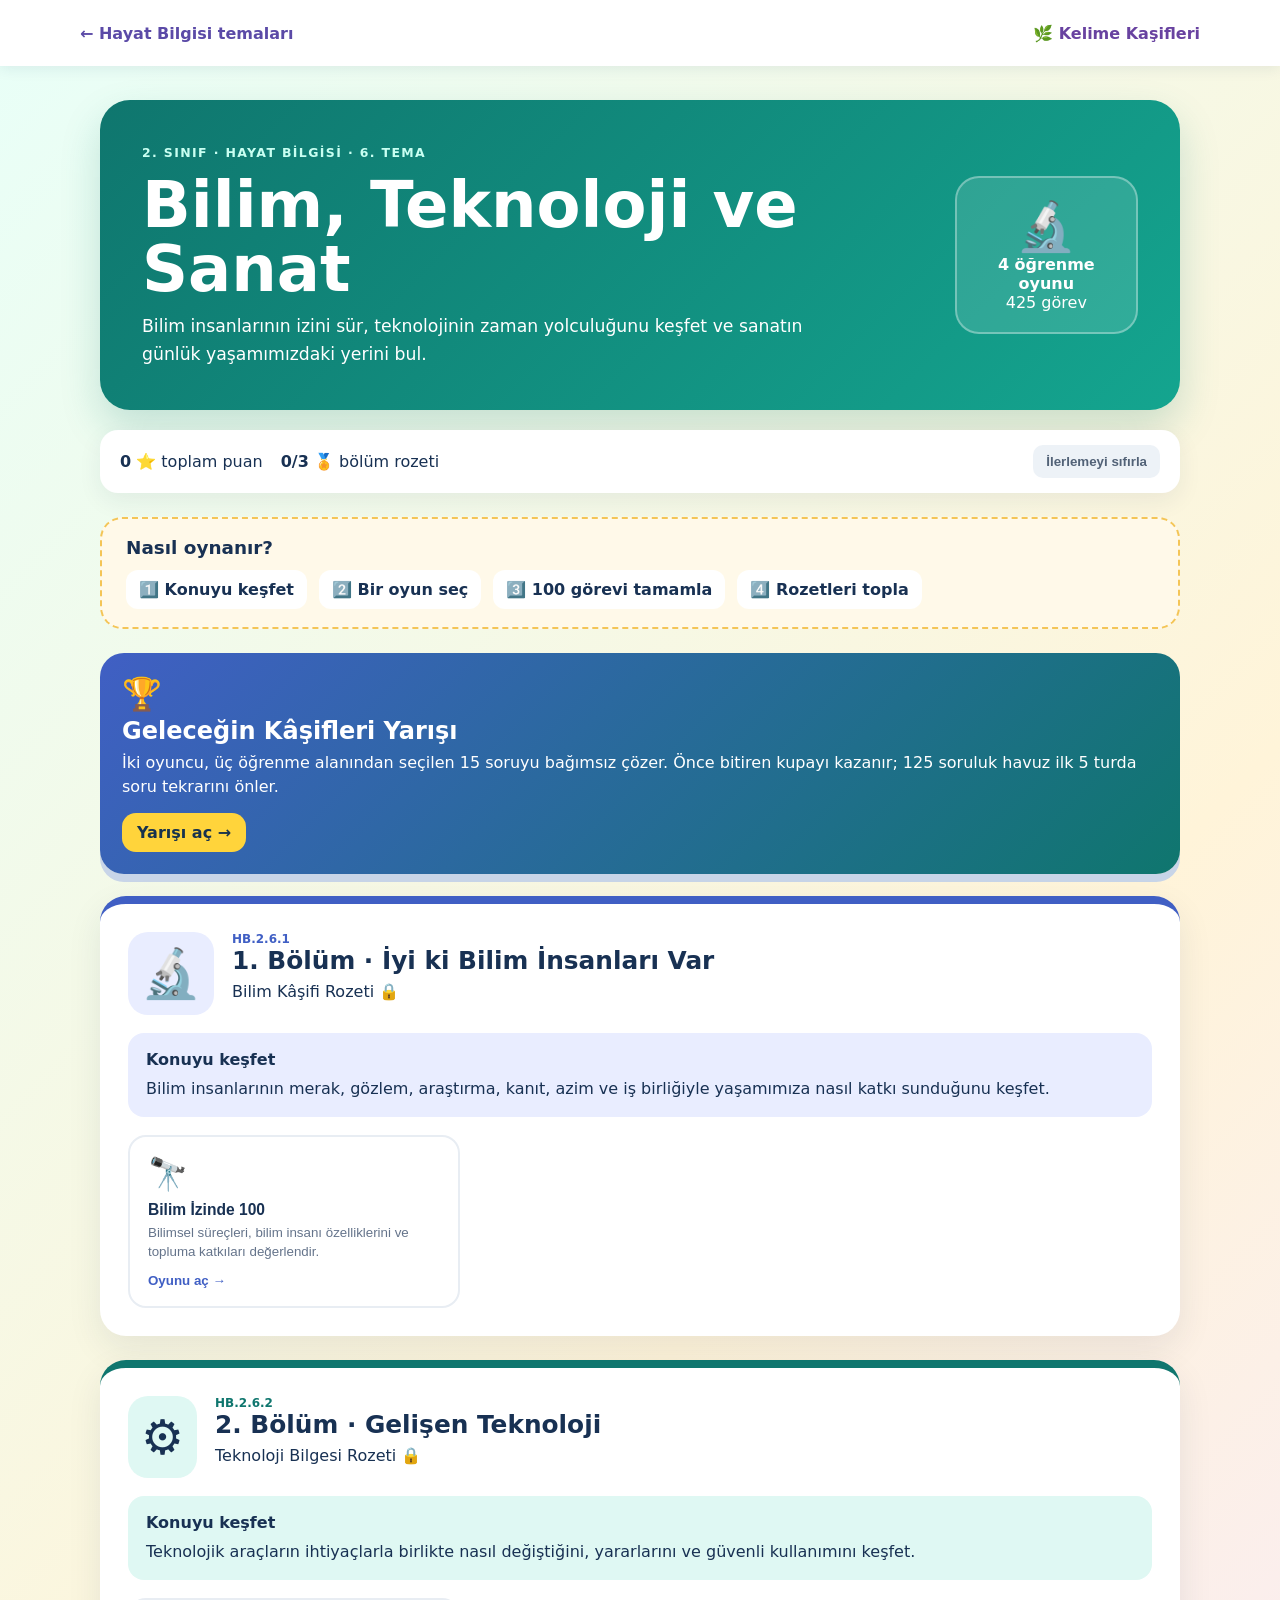
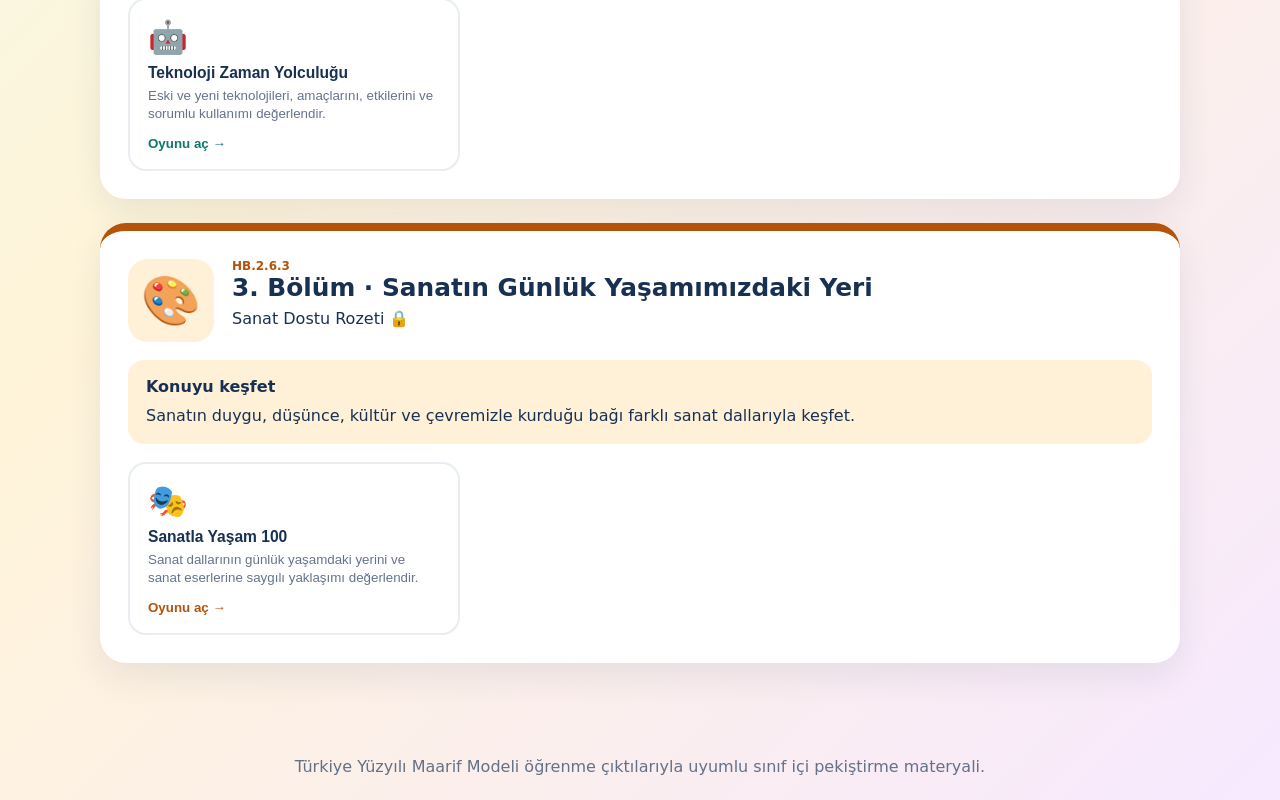
<file: index.html>
<!doctype html>
<html lang="tr">
<head>
<meta charset="utf-8"><meta name="viewport" content="width=device-width,initial-scale=1">
<meta name="theme-color" content="#0f766e"><meta http-equiv="Cache-Control" content="no-cache, no-store, must-revalidate">
<title>Bilim, Teknoloji ve Sanat | Kelime Kaşifleri</title>
<link rel="stylesheet" href="styles.css?v=1">
</head>
<body>
<header class="top"><a class="home" href="https://dilaleylak-svg.github.io/hayat-bilgisi/">← Hayat Bilgisi temaları</a><div class="brand">🌿 Kelime Kaşifleri</div></header>
<main>
<section class="hero">
<div><span class="eyebrow">2. SINIF · HAYAT BİLGİSİ · 6. TEMA</span><h1>Bilim, Teknoloji ve Sanat</h1><p>Bilim insanlarının izini sür, teknolojinin zaman yolculuğunu keşfet ve sanatın günlük yaşamımızdaki yerini bul.</p></div>
<div class="hero-badge">🔬<b>4 öğrenme oyunu</b><span>425 görev</span></div>
</section>
<section class="progress"><div><b id="stars">0</b> ⭐ toplam puan</div><div><b id="badges">0/3</b> 🏅 bölüm rozeti</div><button id="reset" type="button">İlerlemeyi sıfırla</button></section>
<section class="how"><h2>Nasıl oynanır?</h2><div class="steps"><span>1️⃣ Konuyu keşfet</span><span>2️⃣ Bir oyun seç</span><span>3️⃣ 100 görevi tamamla</span><span>4️⃣ Rozetleri topla</span></div></section>
<section style="margin:22px 0;background:linear-gradient(135deg,#405fc4,#0f766e);border-radius:24px;padding:22px;color:#fff;box-shadow:0 8px 0 #c8d5e8">
<a href="bilim-teknoloji-sanat-yarisi.html?v=1" style="display:block;color:#fff;text-decoration:none">
<div style="font-size:2rem">🏆</div><h2 style="margin:4px 0">Geleceğin Kâşifleri Yarışı</h2>
<p style="margin:6px 0 14px;line-height:1.5">İki oyuncu, üç öğrenme alanından seçilen 15 soruyu bağımsız çözer. Önce bitiren kupayı kazanır; 125 soruluk havuz ilk 5 turda soru tekrarını önler.</p>
<strong style="display:inline-block;background:#ffd43b;color:#17324d;padding:10px 15px;border-radius:14px">Yarışı aç →</strong>
</a></section>
<section id="worlds" class="worlds"></section>
</main>
<div id="modal" class="modal" hidden><div class="gamebox">
<button id="close" class="close" aria-label="Oyunu kapat">✕</button>
<div id="gameHead"></div><div class="meter"><i id="bar"></i></div>
<div id="question"></div><div id="answers" class="answers"></div><div id="feedback" class="feedback" aria-live="polite"></div>
<button id="next" class="next" hidden>Sonraki görev →</button>
</div></div>
<footer>Türkiye Yüzyılı Maarif Modeli öğrenme çıktılarıyla uyumlu sınıf içi pekiştirme materyali.</footer>
<script src="app.js?v=101"></script>
</body></html>
</file>
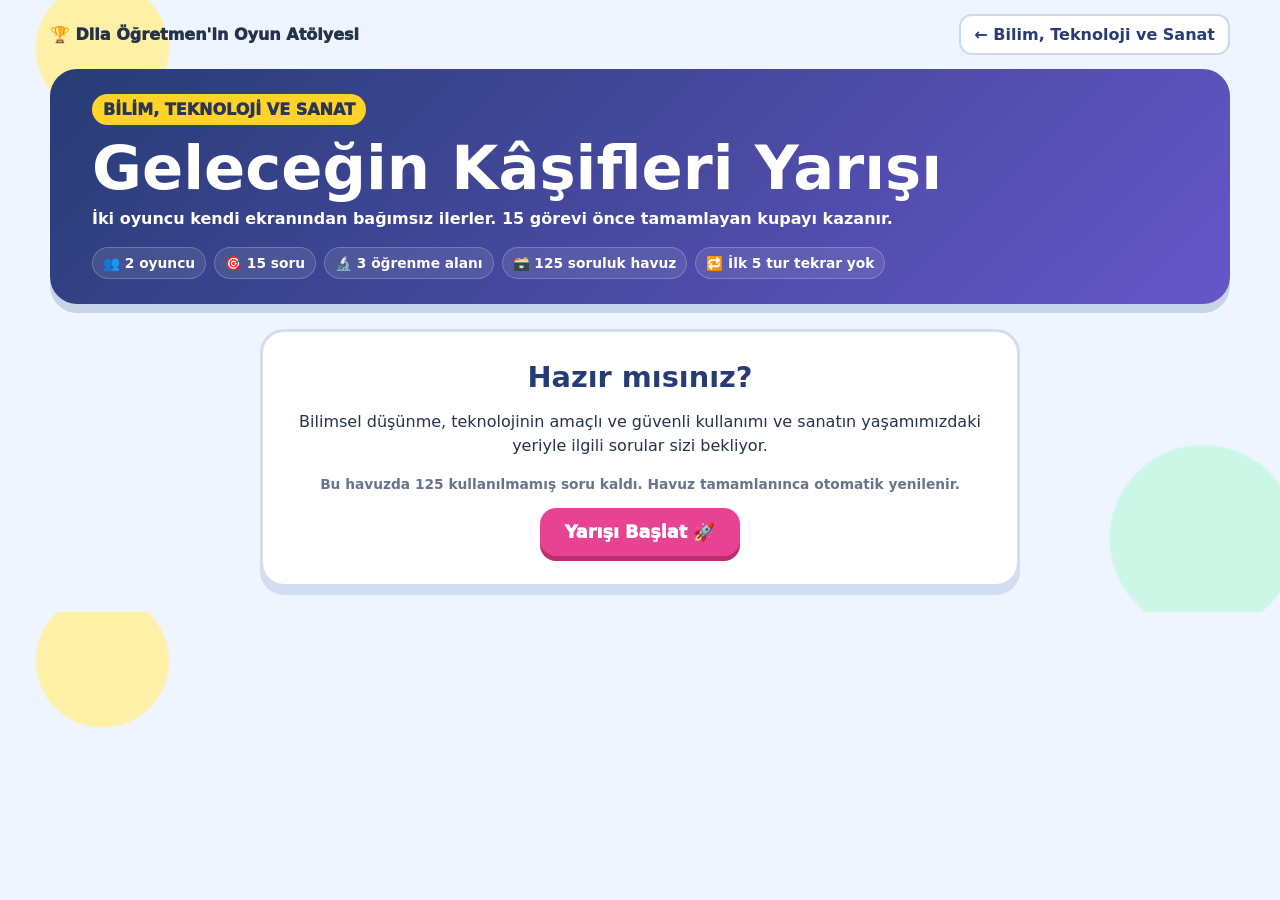
<file: bilim-teknoloji-sanat-yarisi.html>
<!doctype html>
<html lang="tr">
<head>
<meta charset="utf-8"><meta name="viewport" content="width=device-width,initial-scale=1">
<meta name="theme-color" content="#273c75"><meta http-equiv="Cache-Control" content="no-cache, no-store, must-revalidate">
<title>Bilim, Teknoloji ve Sanat · İki Kişilik Yarışma</title>
<style>
:root{--navy:#273c75;--pink:#e84393;--yellow:#ffd32a;--green:#16a085;--red:#e74c3c;--ink:#24324a;--bg:#eef5ff}
*{box-sizing:border-box}body{margin:0;font-family:ui-rounded,"Arial Rounded MT Bold",system-ui,sans-serif;color:var(--ink);background:radial-gradient(circle at 8% 8%,#fff0a8 0 5%,transparent 5.2%),radial-gradient(circle at 94% 88%,#ccf7e7 0 7%,transparent 7.2%),var(--bg)}
button,a{font:inherit}.wrap{width:min(1180px,calc(100% - 22px));margin:auto}.top{display:flex;justify-content:space-between;align-items:center;padding:14px 0}.back{color:var(--navy);background:#fff;border:2px solid #cbd9ec;border-radius:13px;padding:9px 13px;text-decoration:none;font-weight:900}.brand{font-weight:950}
.hero{background:linear-gradient(135deg,#273c75,#6656c9);color:#fff;border-radius:27px;padding:25px clamp(20px,4vw,42px);box-shadow:0 9px 0 #c6d4e9}.tag{display:inline-block;background:var(--yellow);color:#2b3554;border-radius:99px;padding:6px 11px;font-weight:950}.hero h1{font-size:clamp(2rem,5vw,3.8rem);line-height:1;margin:13px 0 8px}.hero p{margin:0;line-height:1.5;font-weight:700}.rules{display:flex;flex-wrap:wrap;gap:8px;margin-top:16px}.rules span{background:#ffffff18;border:1px solid #ffffff35;border-radius:99px;padding:7px 10px;font-size:.86rem;font-weight:850}
.startbox{text-align:center;background:#fff;border:3px solid #d2def0;border-radius:24px;margin:25px auto;padding:28px;max-width:760px;box-shadow:0 8px 0 #d2def0}.startbox h2{color:var(--navy);font-size:1.8rem;margin:0 0 8px}.startbox p{line-height:1.5}.start{border:0;border-radius:16px;background:var(--pink);color:#fff;padding:14px 25px;font-weight:950;font-size:1.1rem;cursor:pointer;box-shadow:0 5px 0 #b92f6f}
.arena{display:grid;grid-template-columns:1fr 1fr;gap:16px;margin:25px 0 35px}.player{background:#fff;border:4px solid var(--c);border-radius:24px;overflow:hidden;box-shadow:0 8px 0 color-mix(in srgb,var(--c) 28%,#d7e2ef)}.phead{background:var(--c);color:#fff;padding:13px 16px;display:flex;justify-content:space-between;align-items:center}.phead h2{margin:0}.score{font-weight:950}.track{height:22px;background:#e8edf5;margin:15px;border-radius:99px;overflow:hidden}.track i{display:block;height:100%;width:0;background:linear-gradient(90deg,var(--yellow),#ff9f1a);border-radius:99px;transition:width .35s}.content{padding:4px 18px 20px}.count{font-size:.82rem;font-weight:950;color:#64748b}.question{min-height:82px;font-size:1.15rem;font-weight:900;margin:10px 0 5px;line-height:1.3}.visual{min-height:34px;background:#f2f6fc;border-radius:12px;padding:8px;text-align:center;font-weight:800;color:#53657c}.answers{display:grid;grid-template-columns:1fr 1fr;gap:9px;margin-top:12px}.ans{border:2px solid #d3deed;background:#fff;border-radius:13px;padding:11px 8px;font-weight:850;cursor:pointer;min-height:52px}.ans:hover{border-color:var(--c);transform:translateY(-1px)}.ans.ok{background:#d8f8ec;border-color:var(--green)}.ans.no{background:#ffe0de;border-color:var(--red)}.ans:disabled{cursor:default}.feedback{height:29px;margin-top:8px;font-weight:900;text-align:center}.winner{position:fixed;inset:0;background:#17213bcc;display:grid;place-items:center;padding:18px;z-index:4}.winner[hidden],.arena[hidden],.startbox[hidden]{display:none}.cupbox{background:#fff;border-radius:27px;padding:30px;text-align:center;max-width:510px;width:100%;box-shadow:0 18px 60px #0005}.cup{font-size:85px}.cupbox h2{font-size:2rem;color:var(--navy);margin:3px 0}.cupbox button{border:0;border-radius:14px;background:var(--pink);color:#fff;padding:12px 18px;font-weight:950;cursor:pointer;margin:5px}.poolnote{font-size:.86rem;color:#66758b;font-weight:750}
@media(max-width:760px){.arena{grid-template-columns:1fr}.hero h1{font-size:2.15rem}.question{min-height:auto}.answers{grid-template-columns:1fr 1fr}.brand{font-size:.87rem}}
</style>
</head>
<body><main class="wrap">
<header class="top"><div class="brand">🏆 Dila Öğretmen'in Oyun Atölyesi</div><a class="back" href="index.html?v=race1">← Bilim, Teknoloji ve Sanat</a></header>
<section class="hero"><span class="tag">BİLİM, TEKNOLOJİ VE SANAT</span><h1>Geleceğin Kâşifleri Yarışı</h1><p>İki oyuncu kendi ekranından bağımsız ilerler. 15 görevi önce tamamlayan kupayı kazanır.</p><div class="rules"><span>👥 2 oyuncu</span><span>🎯 15 soru</span><span>🔬 3 öğrenme alanı</span><span>🗃️ 125 soruluk havuz</span><span>🔁 İlk 5 tur tekrar yok</span></div></section>
<section id="startbox" class="startbox"><h2>Hazır mısınız?</h2><p>Bilimsel düşünme, teknolojinin amaçlı ve güvenli kullanımı ve sanatın yaşamımızdaki yeriyle ilgili sorular sizi bekliyor.</p><p id="poolNote" class="poolnote"></p><button id="start" class="start">Yarışı Başlat 🚀</button></section>
<section id="arena" class="arena" hidden></section>
</main>
<div id="winner" class="winner" hidden><div class="cupbox"><div class="cup">🏆</div><h2 id="winnerTitle"></h2><p id="winnerText"></p><button id="again">Yeni Yarış</button><button onclick="location.href='index.html?v=39'">Oyunlara Dön</button></div></div>
<script>const scienceCases=[["Bitkinin ışıkta büyümesini karşılaştıran Ece","Gözlem yapıp sonuçları kaydetmek","Merak ve dikkat"],["Mıknatısın hangi maddeleri çektiğini araştıran Arda","Nesneleri güvenle deneyip bulguları yazmak","Araştırmacılık"],["Gölgenin gün içindeki değişimini izleyen Mina","Aynı yerde farklı saatlerde ölçüm yapmak","Sabır"],["Tohumların filizlenme süresini inceleyen Can","Koşulları eşit tutup gözlem yapmak","Düzenlilik"],["Yağmur miktarını ölçen Deniz","Ölçümleri tarihleriyle kaydetmek","Titizlik"],["Suyun kaldırma kuvvetini merak eden Ela","Tahmin kurup güvenli deney yapmak","Merak"],["Hayvanları doğal ortamında inceleyen Kerem","Canlılara zarar vermeden gözlemlemek","Sorumluluk"],["Gökyüzündeki Ay'ı izleyen Zeynep","Gözlemleri çizelgeye aktarmak","Dikkat"],["Temiz su çözümü arayan Selin","İnsanların ihtiyacına yararlı çözüm geliştirmek","Yardımseverlik"],["Enerji tasarrufu yöntemi araştıran Mert","Kanıtları karşılaştırıp uygun öneri sunmak","Sorgulama"],["Deneyi ilk seferde sonuçlanmayan Ali","Yöntemini gözden geçirip yeniden denemek","Azim"],["Farklı kaynaklarda bilgi arayan Duru","Güvenilir kaynakları karşılaştırmak","Eleştirel düşünme"],["Bir hastalığın nedenini araştıran bilim insanı","Gözlem ve kanıtlardan yararlanmak","Özen"],["Yeni bir ölçme aracı tasarlayan Bora","Aracı deneyip eksiklerini geliştirmek","Yaratıcılık"],["Takımıyla deney yapan Naz","Görev paylaşarak birlikte çalışmak","İş birliği"],["Laboratuvarda çalışan Ayşe","Koruyucu araç kullanıp kurallara uymak","Güvenlik bilinci"],["Sonucunu sınıfa sunan Eren","Bulguları açık ve doğru biçimde paylaşmak","Dürüstlük"],["Bir tahminin doğru olup olmadığını araştıran İpek","Tahmini deney ve gözlemle sınamak","Kanıta dayanma"],["Çevre kirliliğine çözüm arayan Ömer","Sorunu inceleyip uygulanabilir çözüm üretmek","Çevre duyarlılığı"],["Kuşların göçünü araştıran Aslı","Uzun süreli gözlem sonuçlarını karşılaştırmak","Sabır"],["Bir buluşun etkilerini inceleyen Berk","Yararlarını ve olası zararlarını birlikte düşünmek","Sorumluluk"],["Eski uygarlıklara ait kalıntıları inceleyen arkeolog","Buluntuları koruyup kanıtlarla yorumlamak","Geçmişe saygı"],["Uzayı araştıran astronom","Teleskop gözlemlerini kaydedip karşılaştırmak","Merak"],["Yeni bir ilaç üzerinde çalışan ekip","Çalışmayı güvenlik kurallarıyla ve dikkatle yürütmek","Özen"],["Bilim şenliğine hazırlanan öğrenciler","Sorularını, yöntemlerini ve sonuçlarını paylaşmak","İletişim"]];
const technologyCases=[["Mektuptan görüntülü görüşmeye","İletişim","Kişisel bilgileri paylaşmadan ve süreyi dengeli kullanmak"],["Daktilodan bilgisayara","Yazı yazma","Ekrana uygun uzaklıktan bakıp ara vermek"],["Kâğıt haritadan navigasyona","Yol bulma","Güvenli yerde kullanıp çevreyi de kontrol etmek"],["Mumdan LED lambaya","Aydınlatma","Gereksiz ışıkları kapatmak"],["Çamaşır tahtasından çamaşır makinesine","Temizlik","Bir yetişkinin yardımıyla kullanmak"],["Süpürgeden robot süpürgeye","Ev temizliği","Çalışırken hareketli parçalarına dokunmamak"],["Abaküsten hesap makinesine","Hesaplama","Önce düşünmek, sonucu kontrol için kullanmak"],["Kum saatinden dijital saate","Zamanı ölçme","Zamanı planlı kullanmak"],["Filmli makineden dijital kameraya","Görüntü kaydetme","İzin almadan kimsenin fotoğrafını çekmemek"],["Radyodan çevrim içi yayına","Sesli bilgi ve eğlence","Yaşa uygun içerik seçmek"],["Tüplü televizyondan akıllı televizyona","Görüntülü yayın izleme","Ekran süresini sınırlamak"],["Klasik termometreden dijital termometreye","Sıcaklık ölçme","Sağlık ölçümünde yetişkinden yardım almak"],["Pedallı bisikletten elektrik destekli bisiklete","Ulaşım","Kask takıp trafik kurallarına uymak"],["Kömür enerjisinden güneş paneline","Enerji üretme","Enerjiyi tasarruflu kullanmak"],["Eski su süzme yöntemlerinden su arıtma cihazına","Suyu temizleme","Bakımını zamanında yaptırmak"],["El aletlerinden tarım makinelerine","Tarım işlerini kolaylaştırma","Yalnız eğitimli yetişkinlerin kullanması"],["Stetoskoptan görüntüleme cihazlarına","Sağlığı inceleme","Uzmanların yönergelerine uymak"],["Basit protezlerden gelişmiş protezlere","Hareketi destekleme","Kişinin ihtiyacına uygun kullanmak"],["Kulak borusundan işitme cihazına","İşitmeyi destekleme","Ses düzeyini uzman önerisine göre ayarlamak"],["Posta güvercininden e-postaya","Haberleşme","Tanımadığımız iletilerde bağlantı açmamak"],["Kütüphane fişlerinden dijital kataloğa","Bilgiye ulaşma","Kaynağın güvenilirliğini kontrol etmek"],["Elle açılan kapıdan sensörlü kapıya","Geçişi kolaylaştırma","Sensörleri amacı dışında kullanmamak"],["Trafik polisinin işaretinden akıllı trafik ışığına","Trafiği düzenleme","Işık ve yaya kurallarına uymak"],["El çiziminden tasarım programına","Tasarım yapma","Başkalarının eserini izinsiz kopyalamamak"],["Basit oyuncaktan eğitim robotuna","Kodlama ve problem çözme","Robotu güvenli alanda ve amacına uygun kullanmak"]];
const artCases=[["Resim","Renk ve çizgilerle duygu ve düşünce anlatır","Eseri dikkatle inceleyip farklı yorumlara saygı göstermek"],["Müzik","Ses ve ritimle duygu paylaşır","Başkalarını rahatsız etmeyecek ses düzeyi seçmek"],["Tiyatro","Olayları canlandırarak düşündürür ve eğlendirir","Oyun sırasında sessizce izleyip sonunda alkışlamak"],["Dans","Beden hareketleriyle duygu ve kültür anlatır","Hareket alanına ve arkadaşlara saygı göstermek"],["Heykel","Taş, kil veya başka malzemelerle üç boyutlu eser oluşturur","Müzedeki eserlere dokunmamak"],["Mimari","Yaşam alanlarını işlevli ve estetik biçimde tasarlar","Tarihî yapıları korumak"],["Seramik","Kile biçim ve desen vererek günlük veya süs eşyası üretir","Kırılabilir eseri dikkatle kullanmak"],["Dokuma","İpliklerle desenli kumaş ve kilim oluşturur","El emeğine değer vermek"],["Ebru","Su üzerindeki renklerle özgün desenler oluşturur","Malzemeyi özenli ve tasarruflu kullanmak"],["Hat sanatı","Yazıyı estetik biçimde düzenler","Eseri küçümsemeden incelemek"],["Halk oyunu","Bir yörenin müzik ve hareket kültürünü yaşatır","Farklı yörelerin oyunlarına saygı duymak"],["Fotoğraf","Anları ve çevreyi görüntüyle anlatır","İnsanların fotoğrafını çekmeden izin istemek"],["Sinema","Görüntü, ses ve öyküyü birleştirir","Yaşa uygun film seçmek"],["İllüstrasyon","Bir metni resimlerle anlamayı kolaylaştırır","Çizerin emeğini belirtmek"],["Şiir","Duygu ve düşünceleri ahenkli sözlerle anlatır","Şiiri dikkatle dinlemek"],["Hikâye anlatıcılığı","Olayları sözlerle canlandırıp hayal gücünü geliştirir","Anlatanı sözünü kesmeden dinlemek"],["Kukla","Karakterleri kuklalarla canlandırır","Kuklaları özenle kullanmak"],["Mozaik","Küçük parçaları birleştirerek desen ve resim oluşturur","Tarihî mozaikleri korumak"],["Ahşap oyma","Ahşaba desen ve biçim verir","Kesici araçları yalnız yetişkin gözetiminde kullanmak"],["Çini","Seramik yüzeyleri geleneksel desenlerle süsler","Kültürel motiflere değer vermek"],["El sanatları","Geleneksel bilgi ve el emeğini günlük eşyalara taşır","Üreten kişinin emeğine saygı göstermek"],["Duvar resmi","Ortak alanları renk ve imgelerle güzelleştirir","İzinli yüzeylerde çalışmak"],["Kostüm tasarımı","Karakteri renk, kumaş ve biçimle anlatır","Malzemeleri israf etmeden kullanmak"],["Müze sergisi","Sanat eserlerini bir araya getirip tanıtır","Sergi kurallarına uymak"],["Geri dönüşüm sanatı","Atık malzemeleri yaratıcı eserlere dönüştürür","Temiz ve güvenli malzeme seçmek"]];

const sciencePool=Array.from({length:100},(_,i)=>{
 const x=scienceCases[i%25],t=Math.floor(i/25);
 if(t===0)return [x[0]+" hangi bilimsel davranışı göstermelidir?","🔬",x[1],[x[1],"Sonucu tahminine göre değiştirmek","Kaynak göstermeden paylaşmak","Güvenlik kurallarını önemsememek"]];
 if(t===1)return [x[0]+" için başarıyı destekleyen özellik hangisidir?","🧠",x[2],[x[2],"Dikkatsizlik","Sabırsızlık","Önyargı"]];
 if(t===2)return [x[0]+" çalışmasının topluma ya da bilgiye katkısı nasıl güçlenir?","🌍","Sonuçları kanıtlarla ve anlaşılır biçimde paylaşarak",["Sonuçları kanıtlarla ve anlaşılır biçimde paylaşarak","Yalnız kendi tahminini doğru sayarak","Başka görüşleri dinlemeyerek","Kayıtları silerek"]];
 return [x[0]+" bir sonuç elde ettiğinde bundan sonra ne yapmalıdır?","📋","Sonucu kontrol edip kayıtlarıyla karşılaştırmak",["Sonucu kontrol edip kayıtlarıyla karşılaştırmak","Sonucu kanıtsız biçimde genellemek","İşe yaramayan bilgileri uydurmak","Çalışmayı güvenliksiz sürdürmek"]];
});
const technologyPool=Array.from({length:100},(_,i)=>{
 const x=technologyCases[i%25],t=Math.floor(i/25);
 if(t===0)return ["“"+x[0]+"” değişimi en çok hangi ihtiyaca hizmet eder?","⚙️",x[1],[x[1],"Mevsimleri değiştirme","Uykuyu gereksiz kılma","Bütün işleri insansız yapma"]];
 if(t===1)return ["“"+x[0]+"” örneği bize teknolojinin hangi özelliğini gösterir?","⏳","İhtiyaçlara göre zamanla gelişebildiğini",["İhtiyaçlara göre zamanla gelişebildiğini","Her zaman zararsız olduğunu","Eski araçların hiç işe yaramadığını","İnsanların düşünmesine gerek bırakmadığını"]];
 if(t===2)return ["“"+x[0]+"” teknolojisini kullanırken en doğru davranış hangisidir?","🛡️",x[2],[x[2],"Kuralları önemsememek","Aracı amacı dışında kullanmak","Başkalarının hakkını gözetmemek"]];
 return ["“"+x[0]+"” teknolojisinin yararını değerlendirirken hangisi birlikte düşünülmelidir?","⚖️","Kolaylıkları, güvenlik kuralları ve çevreye etkisi",["Kolaylıkları, güvenlik kuralları ve çevreye etkisi","Yalnız dış görünüşü","Yalnız fiyatının yüksekliği","Hiçbir kural olmadan kullanılması"]];
});
const artPool=Array.from({length:100},(_,i)=>{
 const x=artCases[i%25],t=Math.floor(i/25);
 if(t===0)return [x[0]+" günlük yaşamımıza nasıl katkı sağlar?","🎨",x[1],[x[1],"Bütün insanların aynı şeyi düşünmesini sağlar","Günlük yaşamı sanattan tamamen ayırır","Yalnız sanatçıların duygu hissetmesini sağlar"]];
 if(t===1)return [x[0]+" ile karşılaşınca sanatsever bir çocuk nasıl davranır?","🤝",x[2],[x[2],"Eseri izinsiz değiştirmek","Farklı düşüncelerle alay etmek","Sanatçının emeğini yok saymak"]];
 if(t===2)return [x[0]+" çalışması yapan bir çocuk en çok hangi yönünü geliştirir?","✨","Yaratıcılığını ve kendini ifade etme becerisini",["Yaratıcılığını ve kendini ifade etme becerisini","Başkalarının düşüncesini küçümsemeyi","Her eserin aynı olması gerektiğini","Kuralları görmezden gelmeyi"]];
 return [x[0]+" neden kültürümüz ve ortak yaşamımız için değerlidir?","🏛️","Duygu, düşünce ve kültürel birikimi paylaşmaya yardım ettiği için",["Duygu, düşünce ve kültürel birikimi paylaşmaya yardım ettiği için","Yalnız pahalı olduğu için","Her zaman tek bir anlam taşıdığı için","Günlük yaşamla ilgisi olmadığı için"]];
});


const gameSets={sciencePool,technologyPool,artPool};
const GAME_IDS=["sciencePool","technologyPool","artPool"],POOL_SIZE=125,ROUND_SIZE=15;
function shuffle(a){a=[...a];for(let i=a.length-1;i>0;i--){const j=Math.floor(Math.random()*(i+1));[a[i],a[j]]=[a[j],a[i]]}return a}
function normalizeQuestion(q){const right=String(q[2]),fallback=["Gözlem ve kanıta göre karar vermek","Aracı güvenli ve amacına uygun kullanmak","Emeğe ve farklı yorumlara saygı göstermek","Sonucu kontrol edip paylaşmak"];const options=[right,...q[3].map(String),...fallback].filter((x,i,a)=>a.indexOf(x)===i).slice(0,4);return [q[0],q[1],q[2],options]}
function buildPool(){const out=[],seen=new Set();for(let n=0;out.length<POOL_SIZE&&n<200;n++){for(const id of GAME_IDS){const q=gameSets[id]&&gameSets[id][n];if(!q)continue;const key=JSON.stringify([q[0],q[1],String(q[2])]);if(!seen.has(key)){seen.add(key);out.push(normalizeQuestion(q));if(out.length===POOL_SIZE)break}}}return out}
const pool=buildPool(),historyKey="bilim-teknoloji-sanat-yaris-havuzu-v1";
function loadDeck(){let s;try{s=JSON.parse(localStorage.getItem(historyKey))}catch(e){}if(!s||!Array.isArray(s.order)||s.order.length!==POOL_SIZE||!Number.isInteger(s.cursor))s={order:shuffle([...Array(POOL_SIZE).keys()]),cursor:0,cycle:1};return s}
function takeRound(){let s=loadDeck(),ids=[];while(ids.length<ROUND_SIZE){if(s.cursor>=POOL_SIZE){s={order:shuffle([...Array(POOL_SIZE).keys()]),cursor:0,cycle:(s.cycle||1)+1}}const take=Math.min(ROUND_SIZE-ids.length,POOL_SIZE-s.cursor);ids.push(...s.order.slice(s.cursor,s.cursor+take));s.cursor+=take}localStorage.setItem(historyKey,JSON.stringify(s));return {questions:ids.map(i=>pool[i]),state:s}}
let round=[],players=[],finished=false;
const arena=document.getElementById("arena"),winner=document.getElementById("winner");
function updateNote(){const s=loadDeck(),remaining=POOL_SIZE-s.cursor;document.getElementById("poolNote").textContent="Bu havuzda "+remaining+" kullanılmamış soru kaldı. Havuz tamamlanınca otomatik yenilenir."}
function playerHTML(n){return `<article class="player" style="--c:${n===0?"#e84393":"#2878d0"}"><div class="phead"><h2>${n===0?"🔴":"🔵"} Oyuncu ${n+1}</h2><span class="score" id="score${n}">0 doğru</span></div><div class="track"><i id="bar${n}"></i></div><div class="content"><div class="count" id="count${n}"></div><div class="question" id="q${n}"></div><div class="visual" id="v${n}"></div><div class="answers" id="a${n}"></div><div class="feedback" id="f${n}"></div></div></article>`}
function startRace(){const result=takeRound();round=result.questions;players=[{i:0,correct:0,order:shuffle([...Array(ROUND_SIZE).keys()]),lock:false},{i:0,correct:0,order:shuffle([...Array(ROUND_SIZE).keys()]),lock:false}];finished=false;document.getElementById("startbox").hidden=true;winner.hidden=true;arena.hidden=false;arena.innerHTML=playerHTML(0)+playerHTML(1);renderPlayer(0);renderPlayer(1)}
function renderPlayer(n){if(finished)return;const p=players[n],q=round[p.order[p.i]];p.lock=false;document.getElementById("count"+n).textContent="Soru "+(p.i+1)+" / "+ROUND_SIZE;document.getElementById("q"+n).textContent=q[0];document.getElementById("v"+n).textContent=q[1]||"İpucunu düşün.";document.getElementById("bar"+n).style.width=(p.i/ROUND_SIZE*100)+"%";document.getElementById("score"+n).textContent=p.correct+" doğru";document.getElementById("f"+n).textContent="";const opts=shuffle(q[3]);const box=document.getElementById("a"+n);box.innerHTML=opts.map(x=>'<button class="ans"></button>').join("");[...box.children].forEach((b,i)=>{b.textContent=opts[i];b.onclick=()=>answer(n,b,opts[i],q[2])})}
function answer(n,btn,value,right){const p=players[n];if(finished||p.lock)return;p.lock=true;document.querySelectorAll("#a"+n+" .ans").forEach(b=>{b.disabled=true;if(String(b.textContent)===String(right))b.classList.add("ok")});const good=String(value)===String(right);if(good){p.correct++;btn.classList.add("ok");document.getElementById("f"+n).textContent="🎉 Doğru! İlerle."}else{btn.classList.add("no");document.getElementById("f"+n).textContent="💡 Doğru cevap: "+right}document.getElementById("score"+n).textContent=p.correct+" doğru";setTimeout(()=>advance(n),good?350:900)}
function advance(n){if(finished)return;const p=players[n];p.i++;document.getElementById("bar"+n).style.width=(p.i/ROUND_SIZE*100)+"%";if(p.i>=ROUND_SIZE){finishRace(n);return}renderPlayer(n)}
function finishRace(n){finished=true;players.forEach((p,k)=>p.lock=true);document.querySelectorAll(".ans").forEach(b=>b.disabled=true);document.getElementById("winnerTitle").textContent="Oyuncu "+(n+1)+" kupayı kazandı!";document.getElementById("winnerText").textContent="15 soruyu ilk tamamlayan Oyuncu "+(n+1)+" oldu. Doğru sayısı: "+players[n].correct+"/15";winner.hidden=false}
document.getElementById("start").onclick=startRace;document.getElementById("again").onclick=()=>{winner.hidden=true;arena.hidden=true;document.getElementById("startbox").hidden=false;updateNote()};updateNote();
</script></body></html>
</file>
<file: styles.css>
:root{--ink:#183153;--teal:#5b4aa7;--mint:#efeaff;--gold:#f5b942;--paper:#fffdf7;--red:#e85d75}*{box-sizing:border-box}body{margin:0;font-family:Nunito,system-ui,-apple-system,"Segoe UI",sans-serif;color:var(--ink);background:linear-gradient(135deg,#e8fff8,#fff4d9 55%,#f7e9ff);min-height:100vh}.top{height:66px;background:#fff;display:flex;align-items:center;justify-content:space-between;padding:0 max(20px,calc((100% - 1120px)/2));box-shadow:0 2px 14px #163a5f18;position:sticky;top:0;z-index:5}.home{color:var(--teal);font-weight:900;text-decoration:none}.brand{font-weight:900;color:#6842a0}main{max-width:1120px;margin:auto;padding:34px 20px 70px}.hero{display:flex;align-items:center;justify-content:space-between;gap:30px;background:linear-gradient(135deg,#0f766e,#14a58f);color:white;border-radius:30px;padding:42px;box-shadow:0 18px 40px #0f766e33}.eyebrow{font-size:.78rem;font-weight:900;letter-spacing:.11em;color:#c9fff2}.hero h1{font-size:clamp(2rem,5vw,4rem);line-height:1;margin:12px 0}.hero p{max-width:700px;font-size:1.08rem;line-height:1.6;margin:0}.hero-badge{background:#ffffff20;border:2px solid #ffffff55;border-radius:24px;min-width:155px;padding:20px;text-align:center;font-size:3rem}.hero-badge b,.hero-badge span{display:block;font-size:1rem}.progress{margin:20px 0;display:flex;gap:18px;align-items:center;flex-wrap:wrap;background:white;border-radius:18px;padding:15px 20px;box-shadow:0 8px 25px #18315312}.progress div{font-size:1rem}.progress button{margin-left:auto;border:0;background:#edf2f7;color:#526277;border-radius:10px;padding:9px 13px;font-weight:700;cursor:pointer}.how{background:#fff9e9;border:2px dashed #f4c557;border-radius:22px;padding:18px 24px;margin:24px 0}.how h2{margin:0 0 12px;font-size:1.15rem}.steps{display:flex;gap:12px;flex-wrap:wrap}.steps span{background:white;border-radius:12px;padding:10px 13px;font-weight:800}.worlds{display:grid;gap:24px}.world{background:white;border-radius:26px;padding:28px;box-shadow:0 13px 35px #18315316;border-top:8px solid var(--c)}.world-head{display:flex;gap:18px;align-items:flex-start}.world-icon{font-size:3rem;background:var(--soft);border-radius:20px;padding:13px}.world h2{margin:0 0 7px;font-size:1.55rem}.code{font-size:.75rem;color:var(--c);font-weight:900}.intro{background:var(--soft);border-radius:16px;padding:15px 18px;margin:18px 0;line-height:1.55}.intro b{display:block;margin-bottom:4px}.cards{display:grid;grid-template-columns:repeat(3,1fr);gap:14px}.card{border:2px solid #e8edf3;background:#fff;border-radius:18px;padding:18px;text-align:left;cursor:pointer;transition:.2s;color:var(--ink)}.card:hover{transform:translateY(-3px);border-color:var(--c);box-shadow:0 9px 20px #18315315}.card .emoji{font-size:2rem}.card h3{margin:8px 0 5px}.card p{margin:0;color:#65748b;line-height:1.4}.card strong{display:block;color:var(--c);margin-top:12px}.modal{position:fixed;inset:0;background:#10243bd9;z-index:20;display:grid;place-items:center;padding:18px}.modal[hidden]{display:none}.gamebox{background:var(--paper);border-radius:28px;width:min(680px,100%);min-height:470px;padding:30px;position:relative;box-shadow:0 25px 80px #0008}.close{position:absolute;right:18px;top:16px;border:0;background:#edf2f7;width:38px;height:38px;border-radius:50%;font-size:1rem;cursor:pointer}.game-title{font-size:1.35rem;font-weight:950;margin-right:40px}.game-meta{color:#6b7890;margin-top:4px}.meter{height:10px;background:#e8edf3;border-radius:9px;margin:18px 0;overflow:hidden}.meter i{display:block;height:100%;width:0;background:linear-gradient(90deg,#16a085,#f5b942);transition:.3s}.qno{font-weight:900;color:var(--teal);font-size:.85rem}.prompt{font-size:1.35rem;font-weight:900;margin:10px 0}.scene{text-align:center;font-size:2.3rem;background:#f3f8fb;border-radius:16px;padding:15px;margin-bottom:15px;white-space:pre-line}.answers{display:grid;grid-template-columns:1fr 1fr;gap:11px}.answer{border:2px solid #dbe4ec;background:white;border-radius:14px;padding:13px;font-size:1rem;font-weight:750;color:var(--ink);cursor:pointer}.answer:hover{border-color:#14a58f}.answer.good{background:#dcfce7;border-color:#22a45b}.answer.bad{background:#ffe4e8;border-color:#e85d75}.answer:disabled{cursor:default}.feedback{min-height:48px;margin-top:15px;font-weight:800}.next{display:block;margin-left:auto;border:0;border-radius:13px;background:var(--teal);color:#fff;padding:12px 18px;font-weight:900;cursor:pointer}.result{text-align:center;padding:25px 5px}.result .cup{font-size:5rem}.result h2{font-size:2rem;margin:10px}.result p{font-size:1.1rem}.play-again{border:0;border-radius:13px;background:var(--teal);color:white;padding:13px 20px;font-weight:900;cursor:pointer}footer{text-align:center;padding:24px;color:#637188}@media(max-width:760px){.hero{padding:28px;align-items:flex-start}.hero-badge{display:none}.cards{grid-template-columns:1fr}.world{padding:20px}.answers{grid-template-columns:1fr}.progress button{margin-left:0}.gamebox{padding:24px 18px}.top{padding:0 15px}}
</file>
